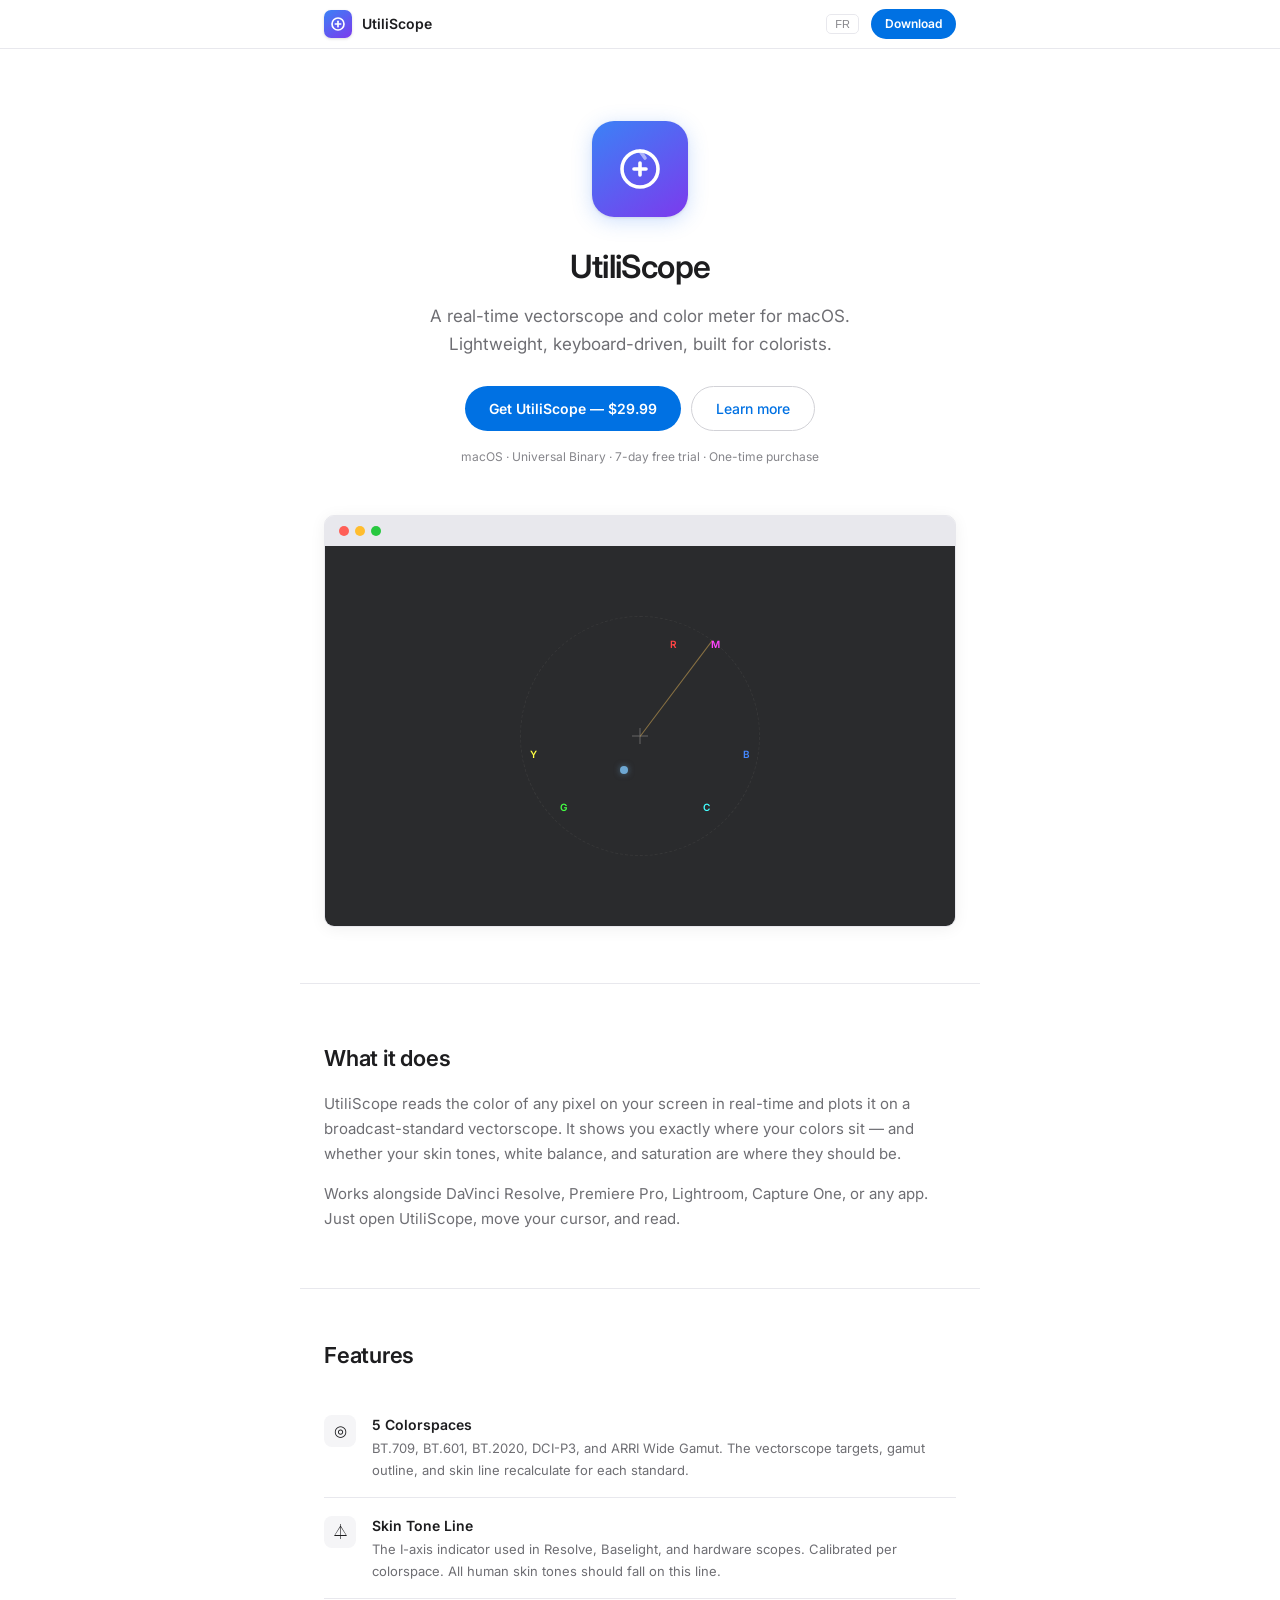
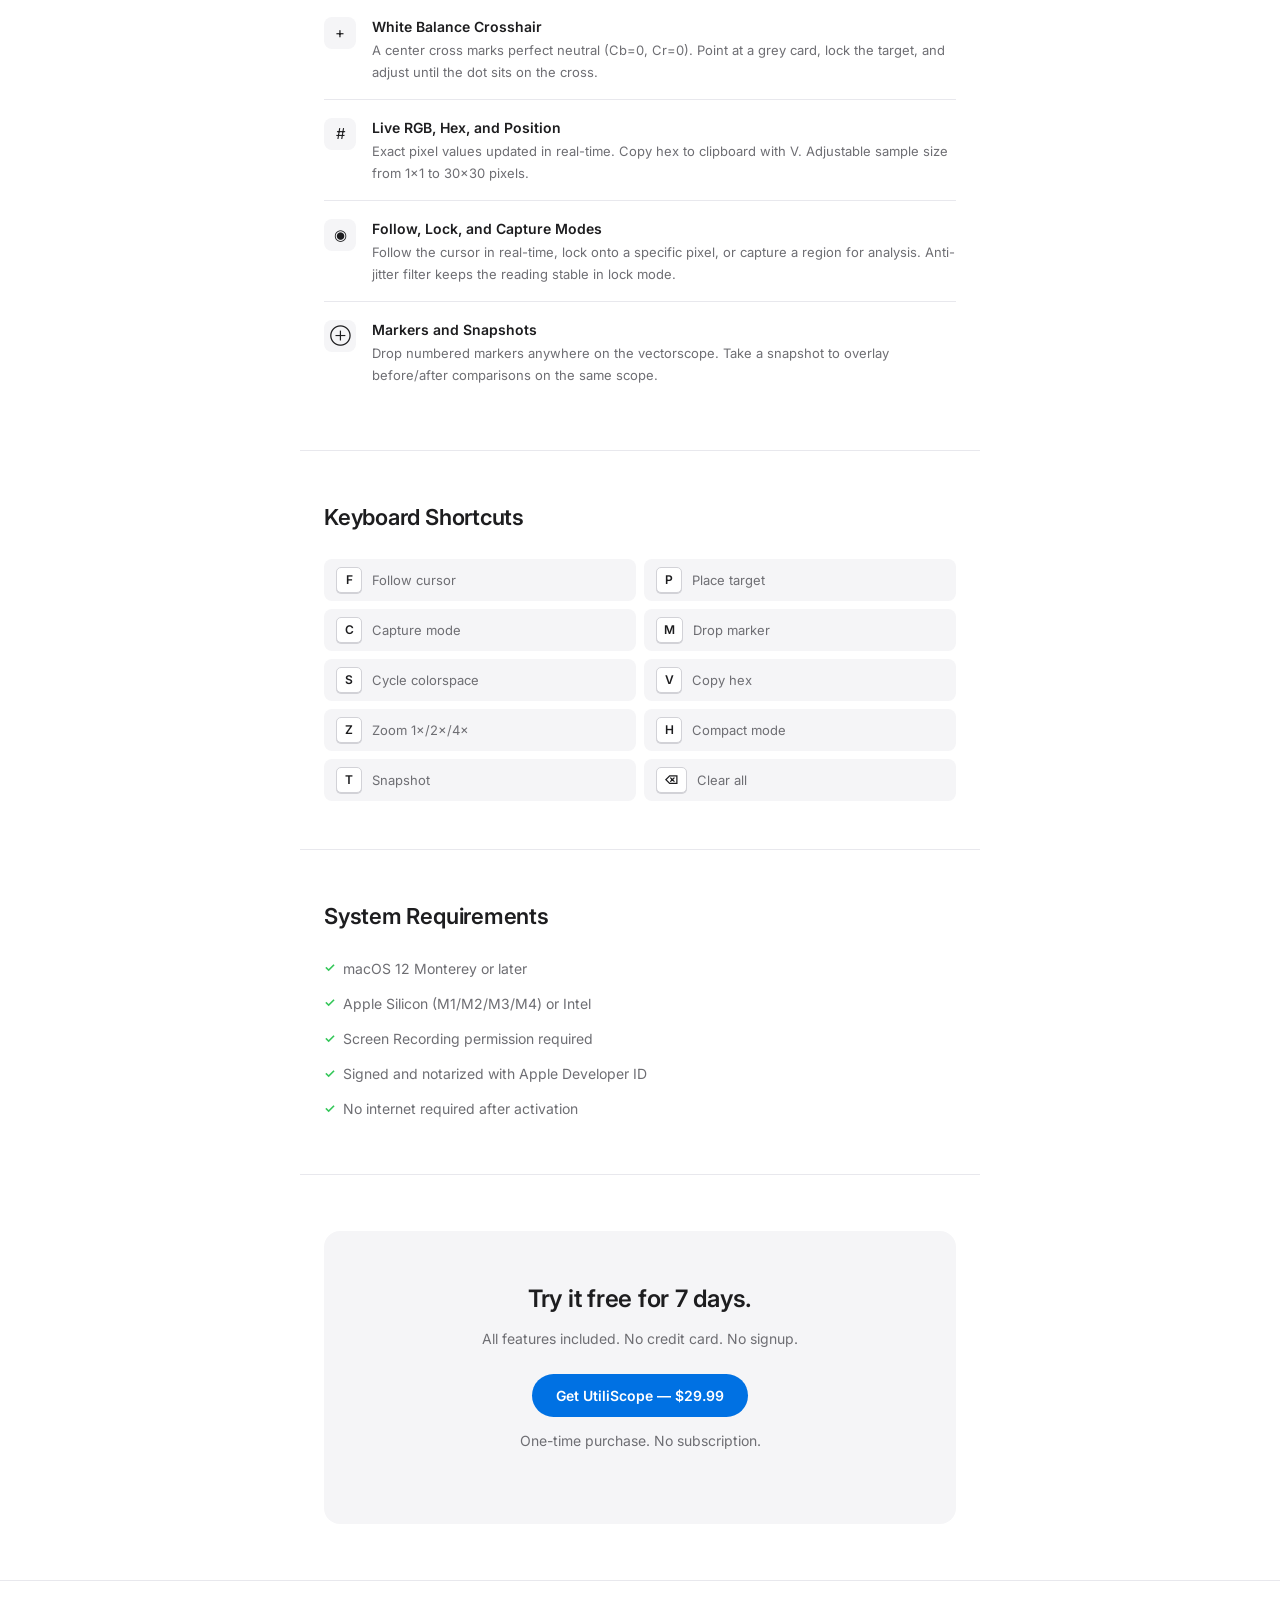
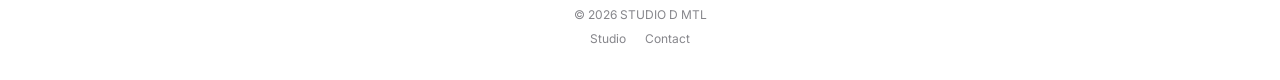
<file: docs/index.html>
<!DOCTYPE html>
<html lang="en">
<head>
    <meta charset="UTF-8">
    <meta name="viewport" content="width=device-width, initial-scale=1.0">
    <title>UtiliScope — Real-Time Color Meter for macOS</title>

    <!-- SEO -->
    <meta name="description" content="UtiliScope is a lightweight macOS utility that puts a professional vectorscope and color meter on your desktop. BT.709, DCI-P3, ARRI. Built for colorists and filmmakers.">
    <meta name="keywords" content="vectorscope, color meter, macOS utility, colorimetry, color grading, DaVinci Resolve, filmmaking, photography, skin tone, BT.709, DCI-P3, BT.2020, ARRI">
    <meta name="author" content="STUDIO D MTL">
    <meta name="robots" content="index, follow">
    <link rel="canonical" href="https://utiliscope.xyz/">

    <!-- Open Graph -->
    <meta property="og:type" content="website">
    <meta property="og:url" content="https://utiliscope.xyz/">
    <meta property="og:title" content="UtiliScope — Real-Time Color Meter for macOS">
    <meta property="og:description" content="A lightweight vectorscope and color meter that lives in your menu bar. Built for colorists.">
    <meta property="og:image" content="https://utiliscope.xyz/og-image.png">
    <meta property="og:locale" content="en_US">
    <meta property="og:locale:alternate" content="fr_CA">
    <meta name="twitter:card" content="summary_large_image">

    <!-- Geo SEO -->
    <meta name="geo.region" content="CA-QC">
    <meta name="geo.placename" content="Montreal">
    <meta name="geo.position" content="45.5017;-73.5673">
    <meta name="ICBM" content="45.5017, -73.5673">

    <!-- Structured Data -->
    <script type="application/ld+json">
    {
        "@context": "https://schema.org",
        "@type": "SoftwareApplication",
        "name": "UtiliScope",
        "operatingSystem": "macOS",
        "applicationCategory": "MultimediaApplication",
        "description": "Professional real-time color metering utility for macOS with vectorscope, RGB analysis, and skin tone detection.",
        "url": "https://utiliscope.xyz",
        "author": { "@type": "Organization", "name": "STUDIO D MTL", "url": "https://manoirs.ca/en/" },
        "offers": { "@type": "Offer", "price": "29.99", "priceCurrency": "USD", "availability": "https://schema.org/InStock" },
        "softwareVersion": "1.2 Beta"
    }
    </script>

    <!-- Lemon Squeezy -->
    <script src="https://assets.lemonsqueezy.com/lemon.js" defer></script>

    <!-- Fonts: System-like stack with Inter as fallback -->
    <link rel="preconnect" href="https://fonts.googleapis.com">
    <link rel="preconnect" href="https://fonts.gstatic.com" crossorigin>
    <link href="https://fonts.googleapis.com/css2?family=Inter:wght@400;500;600&display=swap" rel="stylesheet">

    <style>
        *, *::before, *::after { margin: 0; padding: 0; box-sizing: border-box; }
        :root {
            --bg: #FFFFFF;
            --bg-secondary: #F5F5F7;
            --text: #1D1D1F;
            --text-secondary: #6E6E73;
            --text-tertiary: #86868B;
            --border: #D2D2D7;
            --border-light: #E8E8ED;
            --accent: #0071E3;
            --accent-hover: #0077ED;
            --radius: 12px;
            --font: 'Inter', -apple-system, BlinkMacSystemFont, 'SF Pro Text', 'Helvetica Neue', sans-serif;
        }
        html { scroll-behavior: smooth; }
        body {
            font-family: var(--font);
            background: var(--bg);
            color: var(--text);
            line-height: 1.65;
            -webkit-font-smoothing: antialiased;
        }
        ::selection { background: #B4D5FE; }
        a { color: var(--accent); text-decoration: none; }
        a:hover { text-decoration: underline; }

        .container { max-width: 680px; margin: 0 auto; padding: 0 24px; }

        /* ── Nav ── */
        nav {
            position: sticky; top: 0; z-index: 100;
            background: rgba(255,255,255,0.85);
            backdrop-filter: blur(16px); -webkit-backdrop-filter: blur(16px);
            border-bottom: 1px solid var(--border-light);
        }
        .nav-inner {
            max-width: 680px; margin: 0 auto; padding: 0 24px;
            display: flex; align-items: center; justify-content: space-between;
            height: 48px;
        }
        .nav-left { display: flex; align-items: center; gap: 10px; }
        .nav-icon {
            width: 28px; height: 28px; border-radius: 7px;
            background: linear-gradient(145deg, #3B82F6, #7C3AED);
            display: flex; align-items: center; justify-content: center;
            box-shadow: 0 1px 3px rgba(0,0,0,0.15);
        }
        .nav-icon svg { width: 16px; height: 16px; }
        .nav-title { font-size: 14px; font-weight: 600; color: var(--text); }
        .nav-right { display: flex; align-items: center; gap: 12px; }
        .lang-btn {
            font-size: 11px; font-weight: 500; color: var(--text-tertiary);
            cursor: pointer; padding: 3px 8px;
            border: 1px solid var(--border-light); border-radius: 5px;
            background: transparent; transition: all 0.15s;
        }
        .lang-btn:hover { border-color: var(--border); color: var(--text-secondary); }
        .nav-buy {
            font-size: 12px; font-weight: 600; color: #fff;
            background: var(--accent); padding: 5px 14px;
            border-radius: 100px; transition: background 0.15s;
            text-decoration: none;
        }
        .nav-buy:hover { background: var(--accent-hover); text-decoration: none; }

        /* ── Hero ── */
        .hero { padding: 72px 0 48px; text-align: center; }
        .app-icon {
            width: 96px; height: 96px; border-radius: 22px;
            background: linear-gradient(145deg, #3B82F6, #7C3AED);
            margin: 0 auto 24px;
            display: flex; align-items: center; justify-content: center;
            box-shadow: 0 4px 20px rgba(59,130,246,0.25), 0 1px 3px rgba(0,0,0,0.1);
        }
        .app-icon svg { width: 48px; height: 48px; }
        .app-name {
            font-size: 32px; font-weight: 600; letter-spacing: -0.02em;
            margin-bottom: 8px;
        }
        .app-tagline {
            font-size: 17px; color: var(--text-secondary);
            max-width: 440px; margin: 0 auto 28px;
        }
        .hero-actions { display: flex; gap: 10px; justify-content: center; flex-wrap: wrap; }
        .btn-main {
            display: inline-flex; align-items: center; gap: 6px;
            padding: 10px 24px; border-radius: 100px;
            background: var(--accent); color: #fff;
            font-size: 14px; font-weight: 600;
            transition: background 0.15s;
            text-decoration: none; border: none; cursor: pointer;
        }
        .btn-main:hover { background: var(--accent-hover); text-decoration: none; }
        .btn-outline {
            display: inline-flex; align-items: center; gap: 6px;
            padding: 10px 24px; border-radius: 100px;
            background: transparent; color: var(--accent);
            font-size: 14px; font-weight: 500;
            border: 1px solid var(--border);
            transition: all 0.15s;
            text-decoration: none; cursor: pointer;
        }
        .btn-outline:hover { border-color: var(--accent); text-decoration: none; }
        .hero-meta {
            margin-top: 16px; font-size: 12px; color: var(--text-tertiary);
        }

        /* ── Screenshot ── */
        .screenshot { padding: 0 0 56px; }
        .screenshot-img {
            background: var(--bg-secondary);
            border: 1px solid var(--border-light);
            border-radius: 10px;
            overflow: hidden;
            box-shadow: 0 2px 16px rgba(0,0,0,0.06);
        }
        .screenshot-bar {
            display: flex; align-items: center; gap: 6px;
            padding: 10px 14px;
            background: #E8E8ED;
        }
        .dot { width: 10px; height: 10px; border-radius: 50%; }
        .dot-r { background: #FF5F57; }
        .dot-y { background: #FFBD2E; }
        .dot-g { background: #28C840; }
        .screenshot-body {
            height: 380px;
            background: #2A2B2D;
            display: flex; align-items: center; justify-content: center;
            color: #555; font-size: 13px;
            position: relative;
        }
        .scope-circle {
            position: absolute;
            width: 240px; height: 240px;
            border: 1px dashed #444;
            border-radius: 50%;
            opacity: 0.5;
        }
        .scope-cross-h {
            position: absolute; width: 16px; height: 1px;
            background: #666; top: 50%; left: 50%;
            transform: translate(-50%, -50%);
        }
        .scope-cross-v {
            position: absolute; width: 1px; height: 16px;
            background: #666; top: 50%; left: 50%;
            transform: translate(-50%, -50%);
        }
        .scope-skinline {
            position: absolute; width: 120px; height: 1px;
            background: #C8A050; top: 50%; left: 50%;
            transform-origin: left center;
            transform: rotate(-53deg);
            opacity: 0.6;
        }
        .scope-dot {
            position: absolute; width: 8px; height: 8px;
            border-radius: 50%; background: #6EA8D4;
            top: calc(50% + 30px); left: calc(50% - 20px);
            box-shadow: 0 0 6px rgba(110,168,212,0.5);
        }
        .scope-label {
            position: absolute; font-size: 10px; font-weight: 600;
        }
        .scope-label.lR { color: #FF4444; top: calc(50% - 100px); left: calc(50% + 30px); }
        .scope-label.lG { color: #44FF44; bottom: calc(50% - 80px); left: calc(50% - 80px); }
        .scope-label.lB { color: #4488FF; top: calc(50% + 10px); right: calc(50% - 110px); }
        .scope-label.lY { color: #FFFF44; top: calc(50% + 10px); left: calc(50% - 110px); }
        .scope-label.lC { color: #44FFFF; bottom: calc(50% - 80px); right: calc(50% - 70px); }
        .scope-label.lM { color: #FF44FF; top: calc(50% - 100px); right: calc(50% - 80px); }

        /* ── Divider ── */
        .divider {
            height: 1px; background: var(--border-light);
            max-width: 680px; margin: 0 auto;
        }

        /* ── What it does (simple prose) ── */
        .about { padding: 56px 0; }
        .about h2 {
            font-size: 22px; font-weight: 600; letter-spacing: -0.01em;
            margin-bottom: 16px;
        }
        .about p {
            font-size: 15px; color: var(--text-secondary);
            margin-bottom: 16px;
        }
        .about p:last-child { margin-bottom: 0; }

        /* ── Feature list — simple ── */
        .features { padding: 48px 0; }
        .features h2 {
            font-size: 22px; font-weight: 600; letter-spacing: -0.01em;
            margin-bottom: 24px;
        }
        .feature-item {
            display: flex; gap: 16px;
            padding: 16px 0;
            border-bottom: 1px solid var(--border-light);
        }
        .feature-item:last-child { border-bottom: none; }
        .feature-bullet {
            flex-shrink: 0; width: 32px; height: 32px;
            background: var(--bg-secondary);
            border-radius: 8px;
            display: flex; align-items: center; justify-content: center;
            font-size: 15px;
            margin-top: 2px;
        }
        .feature-text h3 { font-size: 14px; font-weight: 600; margin-bottom: 2px; }
        .feature-text p { font-size: 13px; color: var(--text-secondary); }

        /* ── Shortcuts ── */
        .shortcuts { padding: 48px 0; }
        .shortcuts h2 {
            font-size: 22px; font-weight: 600; letter-spacing: -0.01em;
            margin-bottom: 24px;
        }
        .shortcut-grid {
            display: grid; grid-template-columns: 1fr 1fr;
            gap: 8px;
        }
        .shortcut-row {
            display: flex; align-items: center; gap: 10px;
            padding: 8px 12px;
            background: var(--bg-secondary);
            border-radius: 8px;
        }
        .shortcut-row kbd {
            display: inline-flex; align-items: center; justify-content: center;
            min-width: 26px; height: 26px; padding: 0 7px;
            background: #fff; border: 1px solid var(--border);
            border-radius: 5px; font-family: var(--font);
            font-size: 12px; font-weight: 600; color: var(--text);
            box-shadow: 0 1px 0 var(--border);
        }
        .shortcut-row span { font-size: 13px; color: var(--text-secondary); }

        /* ── System Requirements ── */
        .requirements { padding: 48px 0; }
        .requirements h2 {
            font-size: 22px; font-weight: 600; letter-spacing: -0.01em;
            margin-bottom: 16px;
        }
        .req-list {
            list-style: none; font-size: 14px; color: var(--text-secondary);
        }
        .req-list li {
            padding: 6px 0;
            display: flex; align-items: center; gap: 8px;
        }
        .req-list li::before {
            content: '✓'; color: #34C759; font-weight: 600; font-size: 13px;
        }

        /* ── CTA ── */
        .cta { padding: 56px 0; text-align: center; }
        .cta-box {
            background: var(--bg-secondary);
            border-radius: 16px; padding: 48px 32px;
        }
        .cta-box h2 {
            font-size: 24px; font-weight: 600; letter-spacing: -0.01em;
            margin-bottom: 8px;
        }
        .cta-box p {
            font-size: 14px; color: var(--text-secondary);
            margin-bottom: 24px;
        }
        .cta-price {
            font-size: 12px; color: var(--text-tertiary);
            margin-top: 12px;
        }

        /* ── Footer ── */
        footer {
            padding: 24px 0 32px;
            border-top: 1px solid var(--border-light);
            text-align: center;
            font-size: 12px; color: var(--text-tertiary);
        }
        footer a { color: var(--text-tertiary); }
        footer a:hover { color: var(--text-secondary); }
        .footer-links { margin-top: 4px; }
        .footer-links a { margin: 0 8px; }

        /* ── Responsive ── */
        @media (max-width: 600px) {
            .shortcut-grid { grid-template-columns: 1fr; }
            .hero { padding: 56px 0 40px; }
            .app-name { font-size: 26px; }
            .app-tagline { font-size: 15px; }
            .hero-actions { flex-direction: column; align-items: center; }
            .btn-main, .btn-outline { width: 100%; justify-content: center; max-width: 280px; }
            .screenshot-body { height: 260px; }
        }

        /* ── Fade in ── */
        .fade-in {
            opacity: 0; transform: translateY(12px);
            transition: opacity 0.4s ease, transform 0.4s ease;
        }
        .fade-in.visible { opacity: 1; transform: translateY(0); }
    </style>
</head>
<body>

<!-- Nav -->
<nav>
    <div class="nav-inner">
        <div class="nav-left">
            <div class="nav-icon">
                <svg viewBox="0 0 24 24" fill="none" stroke="#fff" stroke-width="2.5" stroke-linecap="round">
                    <circle cx="12" cy="12" r="9"/><line x1="8" y1="12" x2="16" y2="12"/><line x1="12" y1="8" x2="12" y2="16"/>
                </svg>
            </div>
            <span class="nav-title">UtiliScope</span>
        </div>
        <div class="nav-right">
            <button class="lang-btn" onclick="toggleLang()" aria-label="Switch language">FR</button>
            <a href="https://utiliscope.xyz/checkout/buy/59a6f0b0-8a4a-4130-88d8-3fa3fe9d0eac?embed=1&media=0&desc=0"
               class="lemonsqueezy-button nav-buy"
               data-en="Download" data-fr="Télécharger">Download</a>
        </div>
    </div>
</nav>

<!-- Hero -->
<section class="hero">
    <div class="container">
        <div class="app-icon fade-in">
            <svg viewBox="0 0 24 24" fill="none" stroke="#fff" stroke-width="1.8" stroke-linecap="round">
                <circle cx="12" cy="12" r="9"/><line x1="9" y1="12" x2="15" y2="12"/><line x1="12" y1="9" x2="12" y2="15"/>
                <line x1="12" y1="3" x2="14.5" y2="6.5" stroke-opacity="0.5"/>
            </svg>
        </div>
        <h1 class="app-name fade-in">UtiliScope</h1>
        <p class="app-tagline fade-in"
           data-en="A real-time vectorscope and color meter for macOS. Lightweight, keyboard-driven, built for colorists."
           data-fr="Un vectorscope et colorimètre en temps réel pour macOS. Léger, piloté au clavier, conçu pour les coloristes.">
            A real-time vectorscope and color meter for macOS. Lightweight, keyboard-driven, built for colorists.
        </p>
        <div class="hero-actions fade-in">
            <a href="https://utiliscope.xyz/checkout/buy/59a6f0b0-8a4a-4130-88d8-3fa3fe9d0eac?embed=1&media=0&desc=0"
               class="lemonsqueezy-button btn-main"
               data-en="Get UtiliScope — $29.99" data-fr="Obtenir UtiliScope — 29,99 $">Get UtiliScope — $29.99</a>
            <a href="#about" class="btn-outline"
               data-en="Learn more" data-fr="En savoir plus">Learn more</a>
        </div>
        <p class="hero-meta fade-in"
           data-en="macOS · Universal Binary · 7-day free trial · One-time purchase"
           data-fr="macOS · Universal Binary · Essai 7 jours · Achat unique">
            macOS · Universal Binary · 7-day free trial · One-time purchase
        </p>
    </div>
</section>

<!-- Screenshot -->
<section class="screenshot">
    <div class="container">
        <div class="screenshot-img fade-in">
            <div class="screenshot-bar">
                <span class="dot dot-r"></span>
                <span class="dot dot-y"></span>
                <span class="dot dot-g"></span>
            </div>
            <div class="screenshot-body">
                <div class="scope-circle"></div>
                <div class="scope-cross-h"></div>
                <div class="scope-cross-v"></div>
                <div class="scope-skinline"></div>
                <div class="scope-dot"></div>
                <span class="scope-label lR">R</span>
                <span class="scope-label lG">G</span>
                <span class="scope-label lB">B</span>
                <span class="scope-label lY">Y</span>
                <span class="scope-label lC">C</span>
                <span class="scope-label lM">M</span>
            </div>
        </div>
    </div>
</section>

<div class="divider"></div>

<!-- About -->
<section class="about" id="about">
    <div class="container fade-in">
        <h2 data-en="What it does" data-fr="À quoi ça sert">What it does</h2>
        <p data-en="UtiliScope reads the color of any pixel on your screen in real-time and plots it on a broadcast-standard vectorscope. It shows you exactly where your colors sit — and whether your skin tones, white balance, and saturation are where they should be."
           data-fr="UtiliScope lit la couleur de n'importe quel pixel sur votre écran en temps réel et le trace sur un vectorscope de standard broadcast. Il vous montre exactement où se trouvent vos couleurs — et si vos tons peau, balance des blancs et saturation sont au bon endroit.">
            UtiliScope reads the color of any pixel on your screen in real-time and plots it on a broadcast-standard vectorscope. It shows you exactly where your colors sit — and whether your skin tones, white balance, and saturation are where they should be.
        </p>
        <p data-en="Works alongside DaVinci Resolve, Premiere Pro, Lightroom, Capture One, or any app. Just open UtiliScope, move your cursor, and read."
           data-fr="Fonctionne avec DaVinci Resolve, Premiere Pro, Lightroom, Capture One, ou n'importe quelle application. Ouvrez UtiliScope, déplacez votre curseur, et lisez.">
            Works alongside DaVinci Resolve, Premiere Pro, Lightroom, Capture One, or any app. Just open UtiliScope, move your cursor, and read.
        </p>
    </div>
</section>

<div class="divider"></div>

<!-- Features -->
<section class="features" id="features">
    <div class="container">
        <h2 class="fade-in" data-en="Features" data-fr="Fonctionnalités">Features</h2>

        <div class="feature-item fade-in">
            <div class="feature-bullet">◎</div>
            <div class="feature-text">
                <h3 data-en="5 Colorspaces" data-fr="5 espaces couleur">5 Colorspaces</h3>
                <p data-en="BT.709, BT.601, BT.2020, DCI-P3, and ARRI Wide Gamut. The vectorscope targets, gamut outline, and skin line recalculate for each standard." data-fr="BT.709, BT.601, BT.2020, DCI-P3 et ARRI Wide Gamut. Les cibles, contour de gamut et ligne peau se recalculent pour chaque standard.">BT.709, BT.601, BT.2020, DCI-P3, and ARRI Wide Gamut. The vectorscope targets, gamut outline, and skin line recalculate for each standard.</p>
            </div>
        </div>

        <div class="feature-item fade-in">
            <div class="feature-bullet">⏃</div>
            <div class="feature-text">
                <h3 data-en="Skin Tone Line" data-fr="Ligne de tons peau">Skin Tone Line</h3>
                <p data-en="The I-axis indicator used in Resolve, Baselight, and hardware scopes. Calibrated per colorspace. All human skin tones should fall on this line." data-fr="L'indicateur d'axe I utilisé dans Resolve, Baselight et les scopes hardware. Calibré par espace. Tous les tons peau humains tombent sur cette ligne.">The I-axis indicator used in Resolve, Baselight, and hardware scopes. Calibrated per colorspace. All human skin tones should fall on this line.</p>
            </div>
        </div>

        <div class="feature-item fade-in">
            <div class="feature-bullet">+</div>
            <div class="feature-text">
                <h3 data-en="White Balance Crosshair" data-fr="Croix de balance des blancs">White Balance Crosshair</h3>
                <p data-en="A center cross marks perfect neutral (Cb=0, Cr=0). Point at a grey card, lock the target, and adjust until the dot sits on the cross." data-fr="Une croix centrale marque le neutre parfait (Cb=0, Cr=0). Pointez sur une carte grise, verrouillez, et ajustez jusqu'à ce que le point soit sur la croix.">A center cross marks perfect neutral (Cb=0, Cr=0). Point at a grey card, lock the target, and adjust until the dot sits on the cross.</p>
            </div>
        </div>

        <div class="feature-item fade-in">
            <div class="feature-bullet">#</div>
            <div class="feature-text">
                <h3 data-en="Live RGB, Hex, and Position" data-fr="RGB, Hex et position en direct">Live RGB, Hex, and Position</h3>
                <p data-en="Exact pixel values updated in real-time. Copy hex to clipboard with V. Adjustable sample size from 1×1 to 30×30 pixels." data-fr="Valeurs exactes du pixel mises à jour en temps réel. Copiez le hex avec V. Zone d'échantillonnage de 1×1 à 30×30 pixels.">Exact pixel values updated in real-time. Copy hex to clipboard with V. Adjustable sample size from 1×1 to 30×30 pixels.</p>
            </div>
        </div>

        <div class="feature-item fade-in">
            <div class="feature-bullet">◉</div>
            <div class="feature-text">
                <h3 data-en="Follow, Lock, and Capture Modes" data-fr="Modes Suivi, Cible et Capture">Follow, Lock, and Capture Modes</h3>
                <p data-en="Follow the cursor in real-time, lock onto a specific pixel, or capture a region for analysis. Anti-jitter filter keeps the reading stable in lock mode." data-fr="Suivez le curseur en temps réel, verrouillez sur un pixel, ou capturez une zone pour analyse. Filtre anti-jitter pour une lecture stable en mode cible.">Follow the cursor in real-time, lock onto a specific pixel, or capture a region for analysis. Anti-jitter filter keeps the reading stable in lock mode.</p>
            </div>
        </div>

        <div class="feature-item fade-in">
            <div class="feature-bullet">⊕</div>
            <div class="feature-text">
                <h3 data-en="Markers and Snapshots" data-fr="Marqueurs et snapshots">Markers and Snapshots</h3>
                <p data-en="Drop numbered markers anywhere on the vectorscope. Take a snapshot to overlay before/after comparisons on the same scope." data-fr="Placez des marqueurs numérotés n'importe où sur le vectorscope. Prenez un snapshot pour comparer avant/après sur le même scope.">Drop numbered markers anywhere on the vectorscope. Take a snapshot to overlay before/after comparisons on the same scope.</p>
            </div>
        </div>
    </div>
</section>

<div class="divider"></div>

<!-- Shortcuts -->
<section class="shortcuts" id="shortcuts">
    <div class="container">
        <h2 class="fade-in" data-en="Keyboard Shortcuts" data-fr="Raccourcis clavier">Keyboard Shortcuts</h2>
        <div class="shortcut-grid fade-in">
            <div class="shortcut-row"><kbd>F</kbd> <span data-en="Follow cursor" data-fr="Suivre le curseur">Follow cursor</span></div>
            <div class="shortcut-row"><kbd>P</kbd> <span data-en="Place target" data-fr="Placer la cible">Place target</span></div>
            <div class="shortcut-row"><kbd>C</kbd> <span data-en="Capture mode" data-fr="Mode capture">Capture mode</span></div>
            <div class="shortcut-row"><kbd>M</kbd> <span data-en="Drop marker" data-fr="Marqueur">Drop marker</span></div>
            <div class="shortcut-row"><kbd>S</kbd> <span data-en="Cycle colorspace" data-fr="Espace couleur">Cycle colorspace</span></div>
            <div class="shortcut-row"><kbd>V</kbd> <span data-en="Copy hex" data-fr="Copier hex">Copy hex</span></div>
            <div class="shortcut-row"><kbd>Z</kbd> <span data-en="Zoom 1×/2×/4×" data-fr="Zoom 1×/2×/4×">Zoom 1×/2×/4×</span></div>
            <div class="shortcut-row"><kbd>H</kbd> <span data-en="Compact mode" data-fr="Mode compact">Compact mode</span></div>
            <div class="shortcut-row"><kbd>T</kbd> <span data-en="Snapshot" data-fr="Snapshot">Snapshot</span></div>
            <div class="shortcut-row"><kbd>⌫</kbd> <span data-en="Clear all" data-fr="Tout effacer">Clear all</span></div>
        </div>
    </div>
</section>

<div class="divider"></div>

<!-- Requirements -->
<section class="requirements">
    <div class="container fade-in">
        <h2 data-en="System Requirements" data-fr="Configuration requise">System Requirements</h2>
        <ul class="req-list">
            <li data-en="macOS 12 Monterey or later" data-fr="macOS 12 Monterey ou plus récent">macOS 12 Monterey or later</li>
            <li data-en="Apple Silicon (M1/M2/M3/M4) or Intel" data-fr="Apple Silicon (M1/M2/M3/M4) ou Intel">Apple Silicon (M1/M2/M3/M4) or Intel</li>
            <li data-en="Screen Recording permission required" data-fr="Permission d'enregistrement d'écran requise">Screen Recording permission required</li>
            <li data-en="Signed and notarized with Apple Developer ID" data-fr="Signé et notarisé avec Apple Developer ID">Signed and notarized with Apple Developer ID</li>
            <li data-en="No internet required after activation" data-fr="Aucune connexion requise après l'activation">No internet required after activation</li>
        </ul>
    </div>
</section>

<div class="divider"></div>

<!-- CTA -->
<section class="cta">
    <div class="container">
        <div class="cta-box fade-in">
            <h2 data-en="Try it free for 7 days." data-fr="Essayez gratuitement pendant 7 jours.">Try it free for 7 days.</h2>
            <p data-en="All features included. No credit card. No signup." data-fr="Toutes les fonctionnalités incluses. Pas de carte de crédit. Pas d'inscription.">All features included. No credit card. No signup.</p>
            <a href="https://utiliscope.xyz/checkout/buy/59a6f0b0-8a4a-4130-88d8-3fa3fe9d0eac?embed=1&media=0&desc=0"
               class="lemonsqueezy-button btn-main"
               data-en="Get UtiliScope — $29.99" data-fr="Obtenir UtiliScope — 29,99 $">Get UtiliScope — $29.99</a>
            <p class="cta-price" data-en="One-time purchase. No subscription." data-fr="Achat unique. Pas d'abonnement.">One-time purchase. No subscription.</p>
        </div>
    </div>
</section>

<!-- Footer -->
<footer>
    <div class="container">
        <span>© 2026 STUDIO D MTL</span>
        <div class="footer-links">
            <a href="https://manoirs.ca/en/" data-en="Studio" data-fr="Studio">Studio</a>
            <a href="mailto:videaste@manoirs.ca" data-en="Contact" data-fr="Contact">Contact</a>
        </div>
    </div>
</footer>

<!-- Scripts -->
<script>
let currentLang = (navigator.language || '').startsWith('fr') ? 'fr' : 'en';

function applyLang(lang) {
    currentLang = lang;
    document.documentElement.lang = lang;
    document.querySelectorAll('[data-' + lang + ']').forEach(el => {
        el.textContent = el.getAttribute('data-' + lang);
    });
    document.querySelector('.lang-btn').textContent = lang === 'en' ? 'FR' : 'EN';
    document.title = lang === 'fr'
        ? 'UtiliScope — Colorimètre en temps réel pour macOS'
        : 'UtiliScope — Real-Time Color Meter for macOS';
    const desc = document.querySelector('meta[name="description"]');
    if (desc) desc.content = lang === 'fr'
        ? 'UtiliScope est un utilitaire macOS léger qui affiche un vectorscope et colorimètre professionnel sur votre bureau. BT.709, DCI-P3, ARRI.'
        : 'UtiliScope is a lightweight macOS utility that puts a professional vectorscope and color meter on your desktop. BT.709, DCI-P3, ARRI.';
}
function toggleLang() { applyLang(currentLang === 'en' ? 'fr' : 'en'); }
applyLang(currentLang);

const observer = new IntersectionObserver(entries => {
    entries.forEach(e => { if (e.isIntersecting) e.target.classList.add('visible'); });
}, { threshold: 0.1 });
document.querySelectorAll('.fade-in').forEach(el => observer.observe(el));
</script>
</body>
</html>
</file>
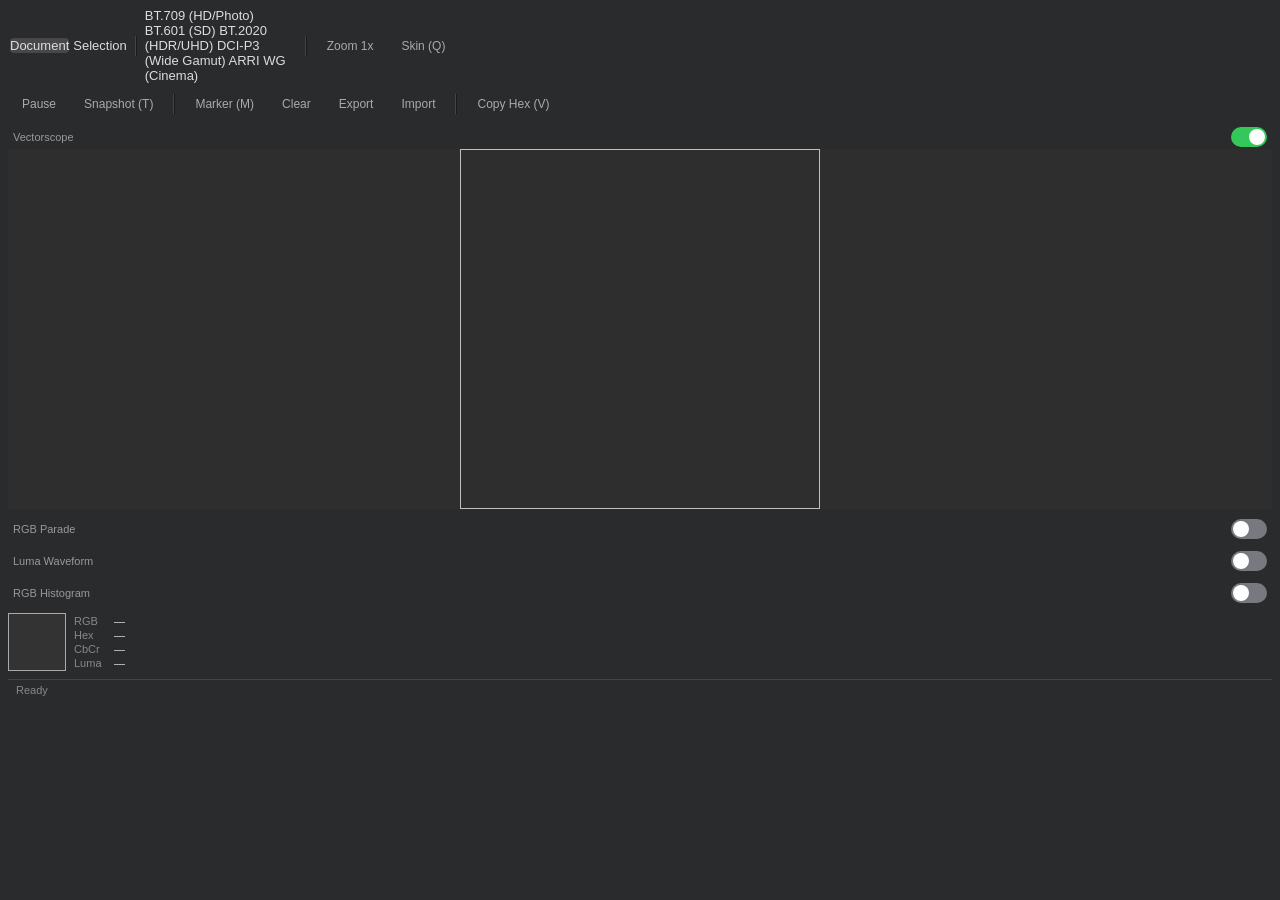
<file: photoshop-plugin/index.html>
<!DOCTYPE html>
<html>
<head>
  <meta charset="utf-8">
  <link rel="stylesheet" href="styles.css">
</head>
<body>
  <div class="app">

    <!-- Toolbar row 1: source mode, colorspace, zoom, skin qualifier -->
    <div class="toolbar">
      <sp-action-button id="modeDocBtn" class="mode-btn" quiet selected
                        data-i18n-title="mode_document_tip" title="Analyze the whole document">
        <span data-i18n="mode_document_btn">Document</span>
      </sp-action-button>
      <sp-action-button id="modeSelBtn" class="mode-btn" quiet
                        data-i18n-title="mode_selection_tip" title="Analyze the active selection (whole document if none)">
        <span data-i18n="mode_selection_btn">Selection</span>
      </sp-action-button>
      <div class="sep"></div>
      <sp-dropdown id="spaceSelect" class="space-select"
                   data-i18n-title="colorspace_tip" title="Change the vectorscope color space (shortcut: S)">
        <sp-menu slot="options">
          <sp-menu-item value="BT.709" selected>BT.709 (HD/Photo)</sp-menu-item>
          <sp-menu-item value="BT.601">BT.601 (SD)</sp-menu-item>
          <sp-menu-item value="BT.2020">BT.2020 (HDR/UHD)</sp-menu-item>
          <sp-menu-item value="DCI-P3">DCI-P3 (Wide Gamut)</sp-menu-item>
          <sp-menu-item value="ARRI">ARRI WG (Cinema)</sp-menu-item>
        </sp-menu>
      </sp-dropdown>
      <div class="sep"></div>
      <button id="zoomBtn" class="tb-btn"
              data-i18n-title="zoom_tip" title="Vectorscope zoom (Z): 1x / 2x / 4x">Zoom 1x</button>
      <button id="skinBtn" class="tb-btn" data-i18n="skin_btn"
              data-i18n-title="skin_tip" title="Skin qualifier: highlight skin-tone hues (Q)">Skin (Q)</button>
    </div>

    <!-- Toolbar row 2: pause, snapshot, markers, copy hex -->
    <div class="toolbar">
      <button id="pauseBtn" class="tb-btn" data-i18n="pause_btn"
              data-i18n-title="pause_tip" title="Freeze scope refresh (Space)">Pause</button>
      <button id="snapshotBtn" class="tb-btn" data-i18n="snapshot_btn"
              data-i18n-title="snapshot_tip" title="Snapshot the current cloud (T)">Snapshot (T)</button>
      <div class="sep"></div>
      <button id="markerAddBtn" class="tb-btn" data-i18n="marker_btn"
              data-i18n-title="marker_tip" title="Place a marker on the vectorscope (shortcut: M)">Marker (M)</button>
      <button id="markerClearBtn" class="tb-btn" data-i18n="clear_btn"
              data-i18n-title="clear_tip" title="Clear markers and snapshot (Backspace)">Clear</button>
      <button id="markerExportBtn" class="tb-btn" data-i18n="marker_export_btn"
              data-i18n-title="marker_export_tip" title="Export markers to a JSON file">Export</button>
      <button id="markerImportBtn" class="tb-btn" data-i18n="marker_import_btn"
              data-i18n-title="marker_import_tip" title="Import markers from a JSON file">Import</button>
      <div class="sep"></div>
      <button id="copyHexBtn" class="tb-btn" data-i18n="copy_hex_btn"
              data-i18n-title="copy_hex_tip" title="Copy the Hex code to the clipboard (V)">Copy Hex (V)</button>
    </div>

    <!-- Vectorscope -->
    <div class="scope-section" id="scopeSectionVector">
      <div class="scope-header">
        <span class="scope-title" data-i18n="scope_vector_title">Vectorscope</span>
        <button class="scope-toggle" data-scope="vector" checked><span class="knob"></span></button>
      </div>
      <div class="scope-body vscope-body">
        <div class="vscope-wrap">
          <img id="vectorscopeImg" width="360" height="360" alt="">
          <div id="vectorscopeLabels"></div>
        </div>
      </div>
    </div>

    <!-- RGB Parade -->
    <div class="scope-section" id="scopeSectionParade">
      <div class="scope-header">
        <span class="scope-title" data-i18n="scope_parade_title">RGB Parade</span>
        <button class="scope-toggle" data-scope="parade"><span class="knob"></span></button>
      </div>
      <div class="scope-body" hidden>
        <img id="paradeImg" class="scope-img scope-img-parade" alt="">
      </div>
    </div>

    <!-- Luma Waveform -->
    <div class="scope-section" id="scopeSectionWave">
      <div class="scope-header">
        <span class="scope-title" data-i18n="scope_wave_title">Luma Waveform</span>
        <button class="scope-toggle" data-scope="wave"><span class="knob"></span></button>
      </div>
      <div class="scope-body" hidden>
        <img id="waveformImg" class="scope-img scope-img-wave" alt="">
      </div>
    </div>

    <!-- RGB Histogram -->
    <div class="scope-section" id="scopeSectionHist">
      <div class="scope-header">
        <span class="scope-title" data-i18n="scope_hist_title">RGB Histogram</span>
        <button class="scope-toggle" data-scope="hist"><span class="knob"></span></button>
      </div>
      <div class="scope-body" hidden>
        <img id="histogramImg" class="scope-img scope-img-hist" alt="">
      </div>
    </div>

    <!-- Info panel: swatch + readouts -->
    <div class="info-panel">
      <div id="swatchEl" class="swatch"></div>
      <div class="info-col">
        <div class="info-row">
          <span class="info-key" data-i18n="info_rgb">RGB</span>
          <span id="rgbValue" class="info-val">&#8212;</span>
        </div>
        <div class="info-row">
          <span class="info-key" data-i18n="info_hex">Hex</span>
          <span id="hexValue" class="info-val">&#8212;</span>
        </div>
        <div class="info-row">
          <span class="info-key" data-i18n="info_cbcr">CbCr</span>
          <span id="cbcrValue" class="info-val">&#8212;</span>
        </div>
        <div class="info-row">
          <span class="info-key" data-i18n="info_luma">Luma</span>
          <span id="lumaValue" class="info-val">&#8212;</span>
        </div>
      </div>
    </div>

    <!-- Status bar -->
    <div class="status-bar">
      <span id="statusBar" data-i18n="status_ready">Ready</span>
      <span id="langNote"></span>
    </div>

  </div>
  <script src="main.js"></script>
</body>
</html>
</file>
<file: photoshop-plugin/styles.css>
/* UtiliScope for Photoshop — dark HUD theme.
   Ported from the desktop DARK_HUD_STYLESHEET (main_app.py).
   UXP-safe CSS only: flexbox, no grid, no z-index, no transitions. */

body {
  margin: 0;
  padding: 8px;
  background-color: #2A2B2D;
  color: #DDDDDD;
  font-family: -apple-system, BlinkMacSystemFont, "SF Pro Text", "Helvetica Neue", "Adobe Clean", sans-serif;
  font-size: 13px;
}

[hidden] {
  display: none;
}

.app {
  display: flex;
  flex-direction: column;
}

/* ---------- Toolbar (8px grid, transparent minimalist buttons) ---------- */

.toolbar {
  display: flex;
  flex-direction: row;
  flex-wrap: wrap;
  align-items: center;
  margin-bottom: 8px;
}

.tb-btn {
  border: none;
  padding: 4px 12px;
  font-size: 12px;
  color: #AAAAAA;
  background-color: transparent;
  border-radius: 4px;
  margin: 2px;
  font-family: inherit;
}

.tb-btn:hover {
  background-color: #3A3A3C;
  color: #FFFFFF;
}

.tb-btn:active {
  background-color: #48484A;
  color: #FFFFFF;
}

/* toggled state — main.js may use an attribute or a class */
.tb-btn[checked],
.tb-btn.checked {
  background-color: #48484A;
  color: #FFFFFF;
}

/* embossed vertical separator (1px #444444 + 1px #1A1A1A) */
.sep {
  width: 0px;
  height: 20px;
  border-left: 1px solid #444444;
  border-right: 1px solid #1A1A1A;
  margin: 0 6px;
  align-self: center;
}

sp-dropdown.space-select {
  width: 152px;
  margin: 0 2px;
}

sp-action-button.mode-btn {
  margin: 0 2px;
}

sp-action-button[selected] {
  background-color: #48484A;
  border-radius: 4px;
}

/* ---------- Scope sections ---------- */

.scope-section {
  margin-bottom: 8px;
}

.scope-header {
  display: flex;
  flex-direction: row;
  align-items: center;
  justify-content: space-between;
  padding: 2px 5px;
}

.scope-title {
  color: #999999;
  font-size: 11px;
}

/* iOS-style toggle switch (36x20, green when on) */
.scope-toggle {
  width: 36px;
  height: 20px;
  border: none;
  border-radius: 10px;
  padding: 0;
  background-color: rgb(120, 120, 128);
  display: flex;
  flex-direction: row;
  align-items: center;
}

.scope-toggle .knob {
  width: 16px;
  height: 16px;
  border-radius: 8px;
  background-color: #FFFFFF;
  margin-left: 2px;
}

.scope-toggle[checked],
.scope-toggle.checked {
  background-color: #34C759;
}

.scope-toggle[checked] .knob,
.scope-toggle.checked .knob {
  margin-left: 18px;
}

.scope-body {
  background-color: #2E2E2E;
  overflow: auto;
}

/* Vectorscope raster + absolutely-positioned label layer */
.vscope-wrap {
  position: relative;
  width: 360px;
  height: 360px;
  margin: 0 auto;
  background-color: #2E2E2E;
}

#vectorscopeImg {
  display: block;
  width: 360px;
  height: 360px;
}

#vectorscopeLabels {
  position: absolute;
  left: 0;
  top: 0;
  width: 360px;
  height: 360px;
  overflow: hidden;
  pointer-events: none;
}

#vectorscopeLabels span {
  position: absolute;
  font-size: 10px;
  white-space: nowrap;
  /* left / top / color set inline by the renderer */
}

/* Secondary scope rasters */
.scope-img {
  display: block;
  width: 100%;
  background-color: #2E2E2E;
}

.scope-img-parade { height: 200px; }
.scope-img-wave   { height: 200px; }
.scope-img-hist   { height: 150px; }

/* ---------- Info panel ---------- */

.info-panel {
  display: flex;
  flex-direction: row;
  align-items: center;
  margin-bottom: 8px;
}

.swatch {
  width: 56px;
  height: 56px;
  border: 1px solid #AAAAAA;
  background-color: #333333;
}

.info-col {
  display: flex;
  flex-direction: column;
  justify-content: center;
  margin-left: 8px;
}

.info-row {
  display: flex;
  flex-direction: row;
  margin: 1px 0;
  font-size: 11px;
}

.info-key {
  color: #888888;
  width: 40px;
}

.info-val {
  color: #DDDDDD;
}

/* ---------- Status bar ---------- */

.status-bar {
  display: flex;
  flex-direction: row;
  align-items: center;
  border-top: 1px solid #444444;
  padding: 4px 8px;
}

#statusBar {
  font-size: 11px;
  color: #888888;
  flex: 1;
}

#langNote {
  font-size: 10px;
  color: #666666;
  margin-left: 8px;
}
</file>
